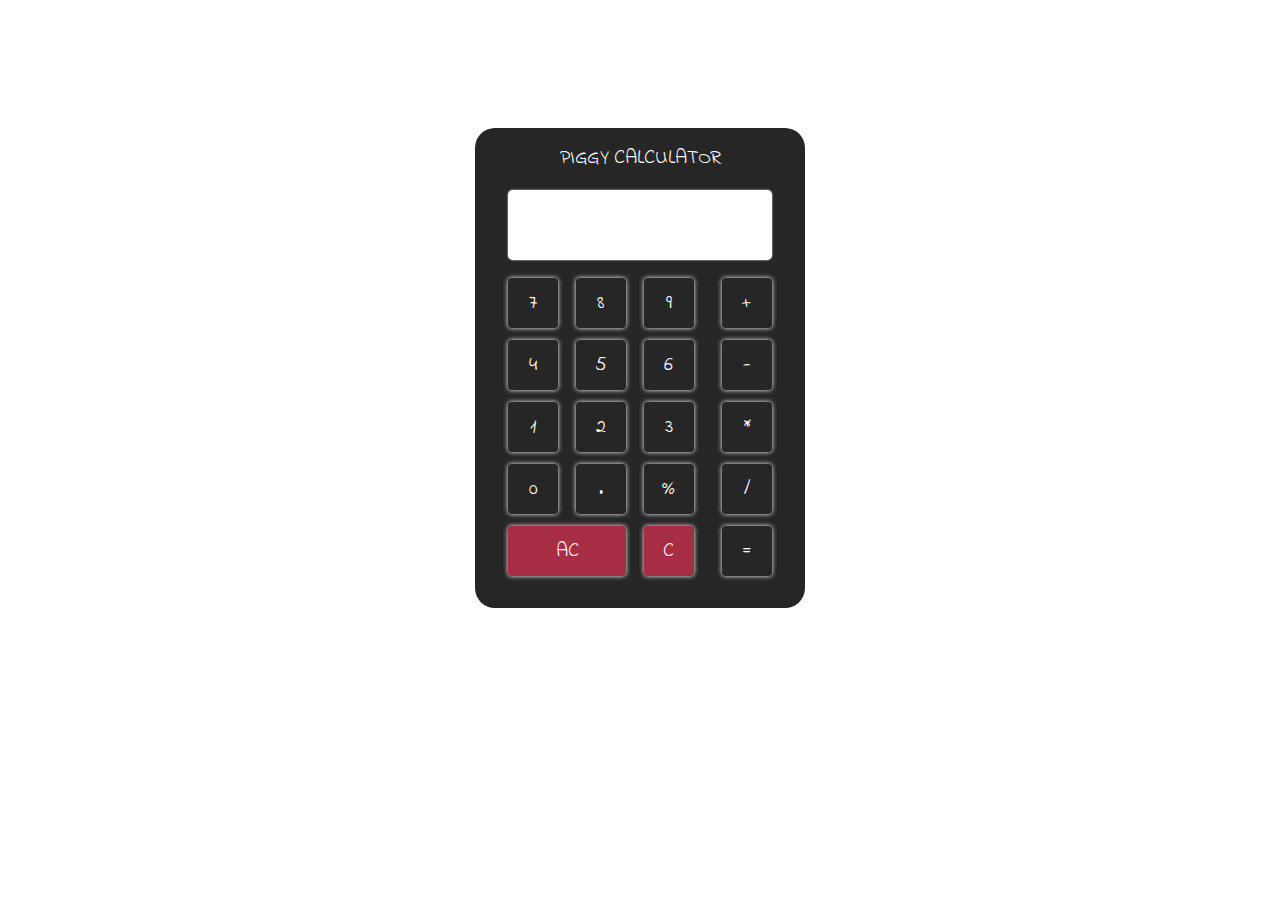
<file: calculator/index.html>
<!doctype html>

<html>

<head>
    <title>Calculator</title>
    <meta charset="UTF-8">
    <meta name="viewport" content="initial-scale=1.0">
    <link rel="stylesheet" type="text/css" href="stylesheet.css">
    <link rel="stylesheet" href="https://maxcdn.bootstrapcdn.com/bootstrap/3.3.7/css/bootstrap.min.css" integrity="sha384-BVYiiSIFeK1dGmJRAkycuHAHRg32OmUcww7on3RYdg4Va+PmSTsz/K68vbdEjh4u" crossorigin="anonymous">
    <link href="https://fonts.googleapis.com/css?family=Indie+Flower" rel="stylesheet">
    <style>
        .btn {
            font-size: 20px;
            padding: 4%;
            font-family: 'Indie Flower', cursive;
        }

    </style>
</head>

<body>
    <!--    <h1>Calculator App</h1>-->
    <div class="cal-body" class="container-fluid">
        <h5 id="header">PIGGY CALCULATOR</h5>
        <div class="screen">
            <div id="result"></div>
            <div id="equation"></div>
        </div>
        <div id="keypad">
            <div class="container-fluid">
                <div class="row">

                    <div type="button" class="btn" class="col-md-4">7</div>
                    <div type="button" class="btn" class="col-md-4">8</div>
                    <div type="button" class="btn" class="col-md-4">9</div>
                    <div type="button" class="btn operator" class="col-md-4" id="sidebtn" value="+">+</div>
                    <div type="button" class="btn" class="col-md-4">4</div>
                    <div type="button" class="btn" class="col-md-4">5</div>
                    <div type="button" class="btn" class="col-md-4">6</div>
                    <div type="button" class="btn operator" class="col-md-4" id="sidebtn" value="-">-</div>
                    <div type="button" class="btn" class="col-md-4">1</div>
                    <div type="button" class="btn" class="col-md-4">2</div>
                    <div type="button" class="btn" class="col-md-4">3</div>
                    <div type="button" class="btn operator" class="col-md-4" id="sidebtn" value="*">*</div>
                    <div type="button" class="btn" class="col-md-4">0</div>
                    <div type="button" class="btn" class="col-md-4">.</div>
                    <div type="button" class="btn" class="col-md-4">%</div>
                    <div type="button" class="btn operator" class="col-md-4" id="sidebtn" value="/">/</div>
                    <div type="button" class="btn" class="col-md-4" id="AC" value="AC" style="width: 118px; background-color:#a72d45;">AC</div>
                    <div type="button" class="btn" class="col-md-4" id="C" value="C" style="background-color:#a72d45">C</div>
                    <div type="button" class="btn" class="col-md-4" id="equal" value="=">=</div>
                </div>
            </div>
        </div>
    </div>
    <!--    <script type=" text/javascript " src="jquery-3.2.0.min.js "></script>-->
    <script type="text/javascript " src="app.js "></script>
</body>

</html>
</file>
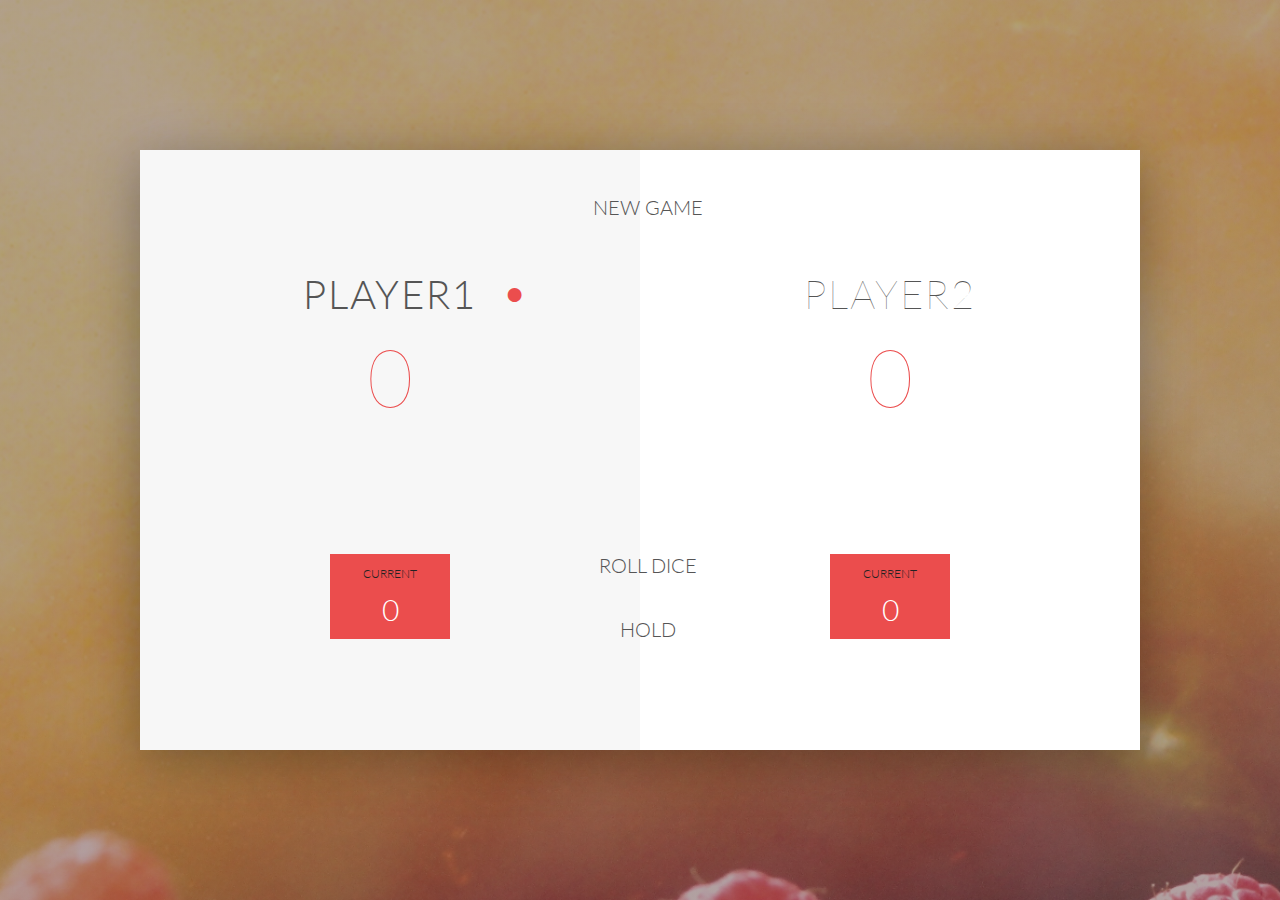
<file: pigGame/index.html>
<!DOCTYPE html>
<html lang="en">

<head>
    <meta charset="UTF-8">
    <link href="https://fonts.googleapis.com/css?family=Lato:100,300,600" rel="stylesheet" type="text/css">
    <link href="http://code.ionicframework.com/ionicons/2.0.1/css/ionicons.min.css" rel="stylesheet" type="text/css">
    <link type="text/css" rel="stylesheet" href="style.css">

    <title>Pig Game</title>
</head>

<body>
    <div class="wrapper clearfix">
        <div class="player-0-panel active">
            <div class="player-name" id="name-0">Player 1</div>
            <div class="player-score" id="score-0">43</div>
            <div class="player-current-box">
                <div class="player-current-label">Current</div>
                <div class="player-current-score" id="current-0">11</div>
            </div>
        </div>

        <div class="player-1-panel">
            <div class="player-name" id="name-1">Player 2</div>
            <div class="player-score" id="score-1">72</div>
            <div class="player-current-box">
                <div class="player-current-label">Current</div>
                <div class="player-current-score" id="current-1">0</div>
            </div>
        </div>

        <button class="btn-new"><i class="ion-ios-plus-outline"></i>New game</button>
        <button class="btn-roll"><i class="ion-ios-loop"></i>Roll dice</button>
        <button class="btn-hold"><i class="ion-ios-download-outline"></i>Hold</button>

        <img src="dice-5.png" alt="Dice" class="dice">
    </div>

    <script src="app.js"></script>
</body>

</html>
</file>
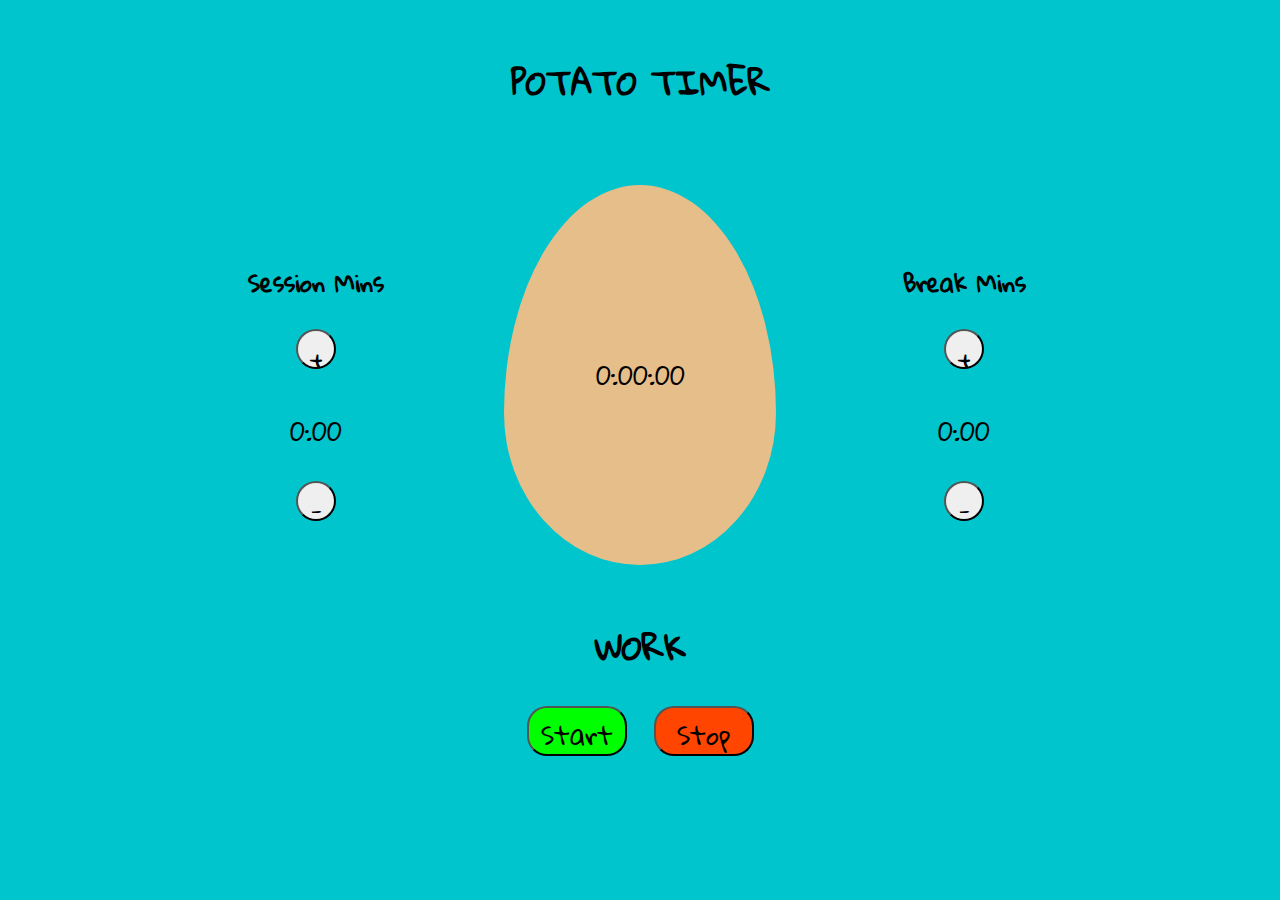
<file: pomodoro/index.html>
<!doctype html>

<html>

<head>
    <title>Pomodoro Clock</title>
    <meta charset="UTF-8">
    <meta name="viewport" content="initial-scale=1.0">
    <link rel="stylesheet" type="text/css" href="stylesheet.css">
    <link rel="stylesheet" type="text/css" href="flexboxgrid.min.css">

    <!--<link rel="stylesheet" href="https://maxcdn.bootstrapcdn.com/bootstrap/3.3.7/css/bootstrap.min.css" integrity="sha384-BVYiiSIFeK1dGmJRAkycuHAHRg32OmUcww7on3RYdg4Va+PmSTsz/K68vbdEjh4u" crossorigin="anonymous">-->

    <link href="https://fonts.googleapis.com/css?family=Gloria+Hallelujah" rel="stylesheet">
</head>

<body>
    <h1>Potato Timer</h1>

    <div class="row">
        <div id="session" class="col-md-2 col-md-offset-2">
            <h3>Session Mins</h3>
            <button class="plus">+</button>
            <p class="time">0:00</p>
            <button class="minus">-</button>
        </div>

        <div class="clock" class="col-md-4">
            <p id="demo">0:00:00</p>
        </div>
        <div id="break" class="col-md-2">
            <h3>Break Mins</h3>
            <button class="plus">+</button>
            <p class="time">0:00</p>
            <button class="minus">-</button>
        </div>
        <div class="col-md-2"></div>
    </div>
    <h1 id="label">Work</h1>
    <div class="buttons">
        <button id="start">Start</button>
        <button id="stop">Stop</button>
    </div>

    <script type="text/javascript " src="app.js "></script>
</body>

</html>
</file>
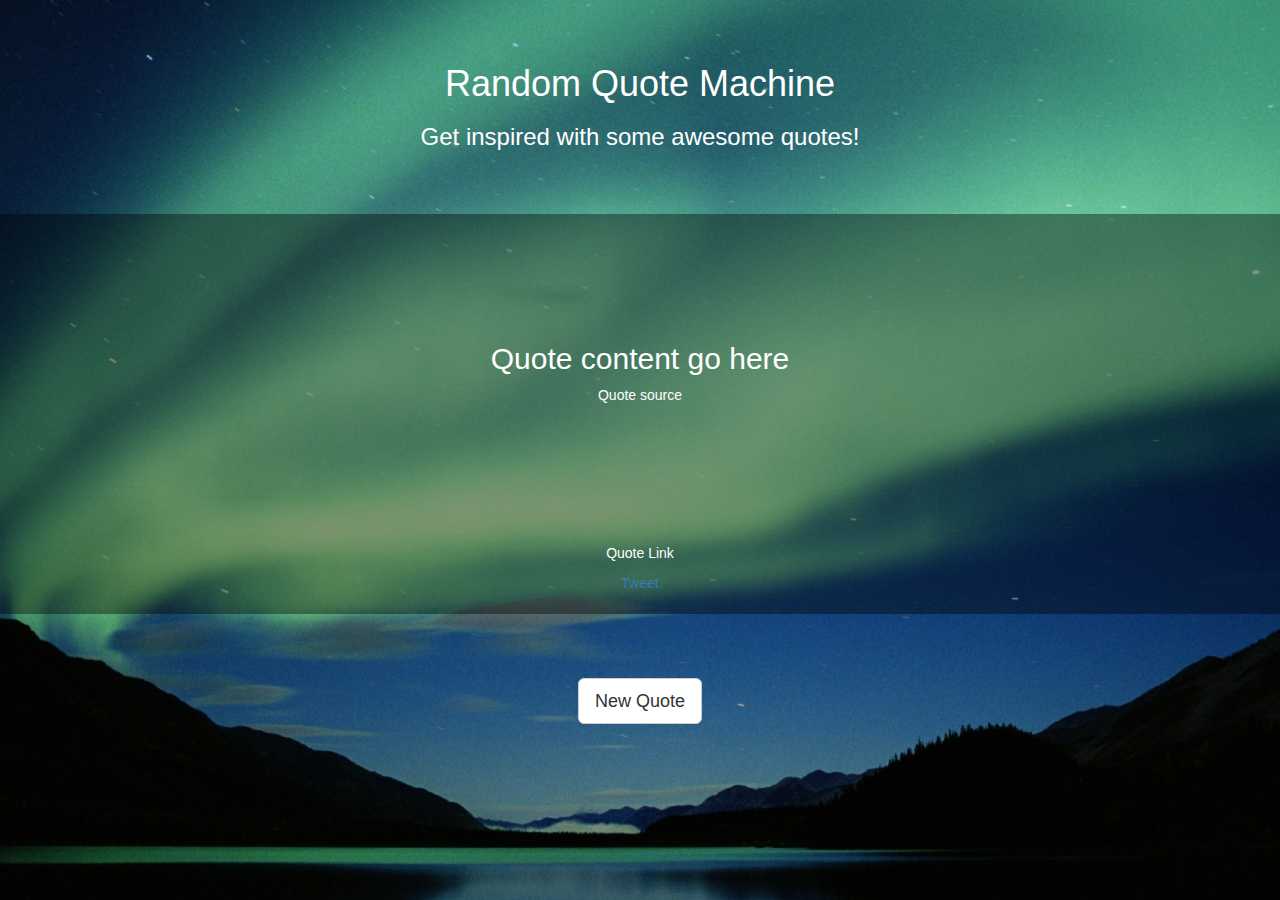
<file: random quote machine/index.html>
<!DOCTYPE html>
<html>

<head>
    <title>Quote Machine</title>
    <script type="text/javascript" src="jquery-3.2.0.min.js"></script>
    <meta name="viewport" content="width=100%, initial-scale=1">

    <link rel="stylesheet" type="text/css" href="normalize.css">
    <link rel="stylesheet" href="https://maxcdn.bootstrapcdn.com/bootstrap/3.3.7/css/bootstrap.min.css" integrity="sha384-BVYiiSIFeK1dGmJRAkycuHAHRg32OmUcww7on3RYdg4Va+PmSTsz/K68vbdEjh4u" crossorigin="anonymous">
    <link rel="stylesheet" type="text/css" href="stylesheet.css">

</head>

<body>

    <h1>Random Quote Machine</h1>


    <h3>Get inspired with some awesome quotes!</h3>

    <!-- quote box -->
    <div class="quote-box">
        <!--        <h1 id="quote-title">Quote Title</h1>-->
        <h2 id="quote-content">Quote content go here</h2>
        <p id="quote-source">Quote source</p>
        <p id="quote-link">Quote Link</p>
        <!--add Tweeter button -->
        <a href="http://twitter.com/home/?status=" class="twitter-share-button" data-size="large" data-show-count="false">Tweet</a>
        <script async src="//platform.twitter.com/widgets.js" charset="utf-8"></script>
        <script type="text/javascript">
            document.querySelector(".twitter-share-button").onclick = function() {
                document.querySelector("body").href = "http://twitter.com/home/?status=" + data.quoteText + data.quoteAuthor;
                return false;
            };
        </script>
    </div>

    <button type="button" class="btn btn-default btn-lg" id="getMessage">New Quote</button>
    <script src="main.js"></script>
</body>

</html>
</file>
<file: calculator/stylesheet.css>
#header {
    color: white;
    text-align: center;
    margin-top: -20px;
    margin-bottom: 20px;
    font-size: 20px;
    font-family: 'Indie Flower', cursive;
}

.cal-body {
    background-color: #262626;
    padding-top: 40px;
    margin-left: auto;
    margin-right: auto;
    margin-top: 10%;
    width: 330px;
    height: 480px;
    border-radius: 20px;
    /*    text-align: center;*/
    /*    font-family: 'Indie Flower', cursive;*/
}

.screen {
    display: block;
    position: relative;
    width: 80%;
    height: 70px;
    /*    margin-top: -20px;*/
    /*keep screen in the centre*/
    margin-left: auto;
    margin-right: auto;
    text-align: center;
    background-color: white;
    border-radius: 5px;
    /*    box-shadow: 0 0 5px white;*/
    margin-bottom: -27px;
    box-shadow: 0 0 2px white;
}

#result,
#equation {
    padding: 2%;
    text-align: right;
    /*    font-weight: bold;*/
    color: black;
    width: 100%;
    height: 35px;
    font-size: 20px;
    /*to hide the text beyond screen limit*/
    white-space: nowrap;
    overflow: hidden;
    text-overflow: ellipsis;
}

#equation {
    /*
    width: 100%;
    height: 35px;
*/
}

#keypad {
    display: block;
    position: relative;
    width: 80%;
    height: 70%;
    margin-left: auto;
    /*btn class can override #keypad with margin for example since its inside keypad*/
    margin-right: auto;
    padding-top: 33px;
}

.btn {
    display: block;
    position: relative;
    color: white;
    width: 50px;
    height: 50px;
    margin-top: 12px;
    margin-bottom: -20px;
    margin-right: 14px;
    text-align: center;
    background-color: #262626;
    box-shadow: 0 0 5px white;
    /*or you could use 4em*/
}

#sidebtn,
#equal {
    width: 50px;
    height: 50px;
    margin-left: 10px;
    margin-right: 0px;
}
</file>
<file: pigGame/style.css>
/**********************************************
*** GENERAL
**********************************************/

* {
    margin: 0;
    padding: 0;
    box-sizing: border-box;
    
}

.clearfix::after {
    content: "";
    display: table;
    clear: both;
}

body {
    background-image: linear-gradient(rgba(62, 20, 20, 0.4), rgba(62, 20, 20, 0.4)), url(back.jpg);
    background-size: cover;
    background-position: center;
    font-family: Lato;
    font-weight: 300;
    position: relative;
    height: 100vh;
    color: #555;
}

.wrapper {
    width: 1000px;
    position: absolute;
    top: 50%;
    left: 50%;
    transform: translate(-50%, -50%);
    background-color: #fff;
    box-shadow: 0px 10px 50px rgba(0, 0, 0, 0.3);
    overflow: hidden;
}

.player-0-panel,
.player-1-panel {
    width: 50%;
    float: left;
    height: 600px;
    padding: 100px;
}



/**********************************************
*** PLAYERS
**********************************************/

.player-name {
    font-size: 40px;
    text-align: center;
    text-transform: uppercase;
    letter-spacing: 2px;
    font-weight: 100;
    margin-top: 20px;
    margin-bottom: 10px;
    position: relative;
}

.player-score {
    text-align: center;
    font-size: 80px;
    font-weight: 100;
    color: #EB4D4D;
    margin-bottom: 130px;
}

.active { background-color: #f7f7f7; }
.active .player-name { font-weight: 300; }

.active .player-name::after {
    content: "\2022";
    font-size: 47px;
    position: absolute;
    color: #EB4D4D;
    top: -7px;
    right: 10px;
    
}

.player-current-box {
    background-color: #EB4D4D;
    color: #fff;
    width: 40%;
    margin: 0 auto;
    padding: 12px;
    text-align: center;
}

.player-current-label {
    text-transform: uppercase;
    margin-bottom: 10px;
    font-size: 12px;
    color: #222;
}

.player-current-score {
    font-size: 30px;
}

button {
    position: absolute;
    width: 200px;
    left: 50%;
    transform: translateX(-50%);
    color: #555;
    background: none;
    border: none;
    font-family: Lato;
    font-size: 20px;
    text-transform: uppercase;
    cursor: pointer;
    font-weight: 300;
    transition: background-color 0.3s, color 0.3s;
}

button:hover { font-weight: 600; }
button:hover i { margin-right: 20px; }

button:focus {
    outline: none;
}

i {
    color: #EB4D4D;
    display: inline-block;
    margin-right: 15px;
    font-size: 32px;
    line-height: 1;
    vertical-align: text-top;
    margin-top: -4px;
    transition: margin 0.3s;
}

.btn-new { top: 45px;}
.btn-roll { top: 403px;}
.btn-hold { top: 467px;}

.dice {
    position: absolute;
    left: 50%;
    top: 178px;
    transform: translateX(-50%);
    height: 100px;
    box-shadow: 0px 10px 60px rgba(0, 0, 0, 0.10);
}

.winner { background-color: #f7f7f7; }
.winner .player-name { font-weight: 300; color: #EB4D4D; }
</file>
<file: pomodoro/stylesheet.css>
body {
    background-color: #00c5cd;
    font-family: 'Gloria Hallelujah', cursive;
}

h1 {
    margin-top: 50px;
    text-align: center;
    text-transform: uppercase;
}

.clock {
    display: block;
    width: 272px;
    height: 380px;
    background: #e6be8a;
    margin-top: 50px;
    margin-left: auto;
    margin-right: auto;
    border-radius: 63px 63px 63px 63px / 108px 108px 72px 72px;
    border-radius: 50% 50% 50% 50% / 60% 60% 40% 40%;
}

#demo {
    text-align: center;
    margin-top: 60%;
}

#session,
#break {
    text-align: center;
    font-size: 20px;
    display: block;
    margin-top: 100px;
}

p {
    font-size: 25px;
    /*    font-weight: bold;*/
}

.plus,
.minus {
    /*
    margin-left: auto;
margin-right: auto;
text-align: center;
color: aliceblue;
*/
}

button {
    font-size: 25px;
    font-family: 'Gloria Hallelujah', cursive;
    top: 400px;
    width: 40px;
    height: 40px;
    border-radius: 50%;
    cursor: pointer;
}

.buttons {
    text-align: center;
    margin-top: 5px;
    margin-left: auto;
    margin-right: auto;
}

#start,
#stop {
    display: inline-block;
    text-align: center;
    margin-top: 5px;
    margin-left: auto;
    margin-right: auto;
    padding-bottom: 20px;
    width: 100px;
    height: 50px;
    border-radius: 20px 20px;
    /*    background-color: #ff4500;*/
}

#start {
    background-color: #00ff00;
}

#stop {
    margin-left: 20px;
    background-color: #ff4500;
}
</file>
<file: random quote machine/stylesheet.css>
html {
    font-family: san-serif;
    /*   background: rgb(123, 121, 143); */
}

h1 {
    margin-top: 5%;
    text-align: center;
    color: white;
}

body {
    background: url(images/northernlight.jpg) no-repeat center center;
}

h3 {
    color: white;
    text-align: center;
}

.quote-box {
    width: 100%;
    height: 400px;
    color: white;
    background-color: rgba(0, 0, 0, 0.4);
    text-align: center;
    margin-top: 5%;
    margin-bottom: -5%;
}

#quote-content {
    padding-top: 10%;
}

#quote-link {
    padding-top: 10%;
}

.btn {
    text-align: center;
    position: relative;
    display: table;
    /*this works for moving the button to the middle of the page*/
    margin: 10% auto;
    /*margin-top: */
}

.twitter-share-button {
    margin-top: 0;
}
</file>
<file: pomodoro/flexboxgrid.min.css>
.container-fluid{margin-right:auto;margin-left:auto;padding-right:2rem;padding-left:2rem}.row{box-sizing:border-box;display:-ms-flexbox;display:-webkit-box;display:flex;-ms-flex:0 1 auto;-webkit-box-flex:0;flex:0 1 auto;-ms-flex-direction:row;-webkit-box-orient:horizontal;-webkit-box-direction:normal;flex-direction:row;-ms-flex-wrap:wrap;flex-wrap:wrap;margin-right:-1rem;margin-left:-1rem}.row.reverse{-ms-flex-direction:row-reverse;-webkit-box-orient:horizontal;-webkit-box-direction:reverse;flex-direction:row-reverse}.col.reverse{-ms-flex-direction:column-reverse;-webkit-box-orient:vertical;-webkit-box-direction:reverse;flex-direction:column-reverse}.col-xs,.col-xs-1,.col-xs-10,.col-xs-11,.col-xs-12,.col-xs-2,.col-xs-3,.col-xs-4,.col-xs-5,.col-xs-6,.col-xs-7,.col-xs-8,.col-xs-9{box-sizing:border-box;-ms-flex:0 0 auto;-webkit-box-flex:0;flex:0 0 auto;padding-right:1rem;padding-left:1rem}.col-xs{-webkit-flex-grow:1;-ms-flex-positive:1;-webkit-box-flex:1;flex-grow:1;-ms-flex-preferred-size:0;flex-basis:0;max-width:100%}.col-xs-1{-ms-flex-preferred-size:8.333%;flex-basis:8.333%;max-width:8.333%}.col-xs-2{-ms-flex-preferred-size:16.667%;flex-basis:16.667%;max-width:16.667%}.col-xs-3{-ms-flex-preferred-size:25%;flex-basis:25%;max-width:25%}.col-xs-4{-ms-flex-preferred-size:33.333%;flex-basis:33.333%;max-width:33.333%}.col-xs-5{-ms-flex-preferred-size:41.667%;flex-basis:41.667%;max-width:41.667%}.col-xs-6{-ms-flex-preferred-size:50%;flex-basis:50%;max-width:50%}.col-xs-7{-ms-flex-preferred-size:58.333%;flex-basis:58.333%;max-width:58.333%}.col-xs-8{-ms-flex-preferred-size:66.667%;flex-basis:66.667%;max-width:66.667%}.col-xs-9{-ms-flex-preferred-size:75%;flex-basis:75%;max-width:75%}.col-xs-10{-ms-flex-preferred-size:83.333%;flex-basis:83.333%;max-width:83.333%}.col-xs-11{-ms-flex-preferred-size:91.667%;flex-basis:91.667%;max-width:91.667%}.col-xs-12{-ms-flex-preferred-size:100%;flex-basis:100%;max-width:100%}.col-xs-offset-1{margin-left:8.333%}.col-xs-offset-2{margin-left:16.667%}.col-xs-offset-3{margin-left:25%}.col-xs-offset-4{margin-left:33.333%}.col-xs-offset-5{margin-left:41.667%}.col-xs-offset-6{margin-left:50%}.col-xs-offset-7{margin-left:58.333%}.col-xs-offset-8{margin-left:66.667%}.col-xs-offset-9{margin-left:75%}.col-xs-offset-10{margin-left:83.333%}.col-xs-offset-11{margin-left:91.667%}.start-xs{-ms-flex-pack:start;-webkit-box-pack:start;justify-content:flex-start;text-align:start}.center-xs{-ms-flex-pack:center;-webkit-box-pack:center;justify-content:center;text-align:center}.end-xs{-ms-flex-pack:end;-webkit-box-pack:end;justify-content:flex-end;text-align:end}.top-xs{-ms-flex-align:start;-webkit-box-align:start;align-items:flex-start}.middle-xs{-ms-flex-align:center;-webkit-box-align:center;align-items:center}.bottom-xs{-ms-flex-align:end;-webkit-box-align:end;align-items:flex-end}.around-xs{-ms-flex-pack:distribute;justify-content:space-around}.between-xs{-ms-flex-pack:justify;-webkit-box-pack:justify;justify-content:space-between}.first-xs{-ms-flex-order:-1;-webkit-box-ordinal-group:0;order:-1}.last-xs{-ms-flex-order:1;-webkit-box-ordinal-group:2;order:1}@media only screen and (min-width:48em){.container{width:46rem}.col-sm,.col-sm-1,.col-sm-10,.col-sm-11,.col-sm-12,.col-sm-2,.col-sm-3,.col-sm-4,.col-sm-5,.col-sm-6,.col-sm-7,.col-sm-8,.col-sm-9{box-sizing:border-box;-ms-flex:0 0 auto;-webkit-box-flex:0;flex:0 0 auto;padding-right:1rem;padding-left:1rem}.col-sm{-webkit-flex-grow:1;-ms-flex-positive:1;-webkit-box-flex:1;flex-grow:1;-ms-flex-preferred-size:0;flex-basis:0;max-width:100%}.col-sm-1{-ms-flex-preferred-size:8.333%;flex-basis:8.333%;max-width:8.333%}.col-sm-2{-ms-flex-preferred-size:16.667%;flex-basis:16.667%;max-width:16.667%}.col-sm-3{-ms-flex-preferred-size:25%;flex-basis:25%;max-width:25%}.col-sm-4{-ms-flex-preferred-size:33.333%;flex-basis:33.333%;max-width:33.333%}.col-sm-5{-ms-flex-preferred-size:41.667%;flex-basis:41.667%;max-width:41.667%}.col-sm-6{-ms-flex-preferred-size:50%;flex-basis:50%;max-width:50%}.col-sm-7{-ms-flex-preferred-size:58.333%;flex-basis:58.333%;max-width:58.333%}.col-sm-8{-ms-flex-preferred-size:66.667%;flex-basis:66.667%;max-width:66.667%}.col-sm-9{-ms-flex-preferred-size:75%;flex-basis:75%;max-width:75%}.col-sm-10{-ms-flex-preferred-size:83.333%;flex-basis:83.333%;max-width:83.333%}.col-sm-11{-ms-flex-preferred-size:91.667%;flex-basis:91.667%;max-width:91.667%}.col-sm-12{-ms-flex-preferred-size:100%;flex-basis:100%;max-width:100%}.col-sm-offset-1{margin-left:8.333%}.col-sm-offset-2{margin-left:16.667%}.col-sm-offset-3{margin-left:25%}.col-sm-offset-4{margin-left:33.333%}.col-sm-offset-5{margin-left:41.667%}.col-sm-offset-6{margin-left:50%}.col-sm-offset-7{margin-left:58.333%}.col-sm-offset-8{margin-left:66.667%}.col-sm-offset-9{margin-left:75%}.col-sm-offset-10{margin-left:83.333%}.col-sm-offset-11{margin-left:91.667%}.start-sm{-ms-flex-pack:start;-webkit-box-pack:start;justify-content:flex-start;text-align:start}.center-sm{-ms-flex-pack:center;-webkit-box-pack:center;justify-content:center;text-align:center}.end-sm{-ms-flex-pack:end;-webkit-box-pack:end;justify-content:flex-end;text-align:end}.top-sm{-ms-flex-align:start;-webkit-box-align:start;align-items:flex-start}.middle-sm{-ms-flex-align:center;-webkit-box-align:center;align-items:center}.bottom-sm{-ms-flex-align:end;-webkit-box-align:end;align-items:flex-end}.around-sm{-ms-flex-pack:distribute;justify-content:space-around}.between-sm{-ms-flex-pack:justify;-webkit-box-pack:justify;justify-content:space-between}.first-sm{-ms-flex-order:-1;-webkit-box-ordinal-group:0;order:-1}.last-sm{-ms-flex-order:1;-webkit-box-ordinal-group:2;order:1}}@media only screen and (min-width:62em){.container{width:61rem}.col-md,.col-md-1,.col-md-10,.col-md-11,.col-md-12,.col-md-2,.col-md-3,.col-md-4,.col-md-5,.col-md-6,.col-md-7,.col-md-8,.col-md-9{box-sizing:border-box;-ms-flex:0 0 auto;-webkit-box-flex:0;flex:0 0 auto;padding-right:1rem;padding-left:1rem}.col-md{-webkit-flex-grow:1;-ms-flex-positive:1;-webkit-box-flex:1;flex-grow:1;-ms-flex-preferred-size:0;flex-basis:0;max-width:100%}.col-md-1{-ms-flex-preferred-size:8.333%;flex-basis:8.333%;max-width:8.333%}.col-md-2{-ms-flex-preferred-size:16.667%;flex-basis:16.667%;max-width:16.667%}.col-md-3{-ms-flex-preferred-size:25%;flex-basis:25%;max-width:25%}.col-md-4{-ms-flex-preferred-size:33.333%;flex-basis:33.333%;max-width:33.333%}.col-md-5{-ms-flex-preferred-size:41.667%;flex-basis:41.667%;max-width:41.667%}.col-md-6{-ms-flex-preferred-size:50%;flex-basis:50%;max-width:50%}.col-md-7{-ms-flex-preferred-size:58.333%;flex-basis:58.333%;max-width:58.333%}.col-md-8{-ms-flex-preferred-size:66.667%;flex-basis:66.667%;max-width:66.667%}.col-md-9{-ms-flex-preferred-size:75%;flex-basis:75%;max-width:75%}.col-md-10{-ms-flex-preferred-size:83.333%;flex-basis:83.333%;max-width:83.333%}.col-md-11{-ms-flex-preferred-size:91.667%;flex-basis:91.667%;max-width:91.667%}.col-md-12{-ms-flex-preferred-size:100%;flex-basis:100%;max-width:100%}.col-md-offset-1{margin-left:8.333%}.col-md-offset-2{margin-left:16.667%}.col-md-offset-3{margin-left:25%}.col-md-offset-4{margin-left:33.333%}.col-md-offset-5{margin-left:41.667%}.col-md-offset-6{margin-left:50%}.col-md-offset-7{margin-left:58.333%}.col-md-offset-8{margin-left:66.667%}.col-md-offset-9{margin-left:75%}.col-md-offset-10{margin-left:83.333%}.col-md-offset-11{margin-left:91.667%}.start-md{-ms-flex-pack:start;-webkit-box-pack:start;justify-content:flex-start;text-align:start}.center-md{-ms-flex-pack:center;-webkit-box-pack:center;justify-content:center;text-align:center}.end-md{-ms-flex-pack:end;-webkit-box-pack:end;justify-content:flex-end;text-align:end}.top-md{-ms-flex-align:start;-webkit-box-align:start;align-items:flex-start}.middle-md{-ms-flex-align:center;-webkit-box-align:center;align-items:center}.bottom-md{-ms-flex-align:end;-webkit-box-align:end;align-items:flex-end}.around-md{-ms-flex-pack:distribute;justify-content:space-around}.between-md{-ms-flex-pack:justify;-webkit-box-pack:justify;justify-content:space-between}.first-md{-ms-flex-order:-1;-webkit-box-ordinal-group:0;order:-1}.last-md{-ms-flex-order:1;-webkit-box-ordinal-group:2;order:1}}@media only screen and (min-width:75em){.container{width:71rem}.col-lg,.col-lg-1,.col-lg-10,.col-lg-11,.col-lg-12,.col-lg-2,.col-lg-3,.col-lg-4,.col-lg-5,.col-lg-6,.col-lg-7,.col-lg-8,.col-lg-9{box-sizing:border-box;-ms-flex:0 0 auto;-webkit-box-flex:0;flex:0 0 auto;padding-right:1rem;padding-left:1rem}.col-lg{-webkit-flex-grow:1;-ms-flex-positive:1;-webkit-box-flex:1;flex-grow:1;-ms-flex-preferred-size:0;flex-basis:0;max-width:100%}.col-lg-1{-ms-flex-preferred-size:8.333%;flex-basis:8.333%;max-width:8.333%}.col-lg-2{-ms-flex-preferred-size:16.667%;flex-basis:16.667%;max-width:16.667%}.col-lg-3{-ms-flex-preferred-size:25%;flex-basis:25%;max-width:25%}.col-lg-4{-ms-flex-preferred-size:33.333%;flex-basis:33.333%;max-width:33.333%}.col-lg-5{-ms-flex-preferred-size:41.667%;flex-basis:41.667%;max-width:41.667%}.col-lg-6{-ms-flex-preferred-size:50%;flex-basis:50%;max-width:50%}.col-lg-7{-ms-flex-preferred-size:58.333%;flex-basis:58.333%;max-width:58.333%}.col-lg-8{-ms-flex-preferred-size:66.667%;flex-basis:66.667%;max-width:66.667%}.col-lg-9{-ms-flex-preferred-size:75%;flex-basis:75%;max-width:75%}.col-lg-10{-ms-flex-preferred-size:83.333%;flex-basis:83.333%;max-width:83.333%}.col-lg-11{-ms-flex-preferred-size:91.667%;flex-basis:91.667%;max-width:91.667%}.col-lg-12{-ms-flex-preferred-size:100%;flex-basis:100%;max-width:100%}.col-lg-offset-1{margin-left:8.333%}.col-lg-offset-2{margin-left:16.667%}.col-lg-offset-3{margin-left:25%}.col-lg-offset-4{margin-left:33.333%}.col-lg-offset-5{margin-left:41.667%}.col-lg-offset-6{margin-left:50%}.col-lg-offset-7{margin-left:58.333%}.col-lg-offset-8{margin-left:66.667%}.col-lg-offset-9{margin-left:75%}.col-lg-offset-10{margin-left:83.333%}.col-lg-offset-11{margin-left:91.667%}.start-lg{-ms-flex-pack:start;-webkit-box-pack:start;justify-content:flex-start;text-align:start}.center-lg{-ms-flex-pack:center;-webkit-box-pack:center;justify-content:center;text-align:center}.end-lg{-ms-flex-pack:end;-webkit-box-pack:end;justify-content:flex-end;text-align:end}.top-lg{-ms-flex-align:start;-webkit-box-align:start;align-items:flex-start}.middle-lg{-ms-flex-align:center;-webkit-box-align:center;align-items:center}.bottom-lg{-ms-flex-align:end;-webkit-box-align:end;align-items:flex-end}.around-lg{-ms-flex-pack:distribute;justify-content:space-around}.between-lg{-ms-flex-pack:justify;-webkit-box-pack:justify;justify-content:space-between}.first-lg{-ms-flex-order:-1;-webkit-box-ordinal-group:0;order:-1}.last-lg{-ms-flex-order:1;-webkit-box-ordinal-group:2;order:1}}
</file>
